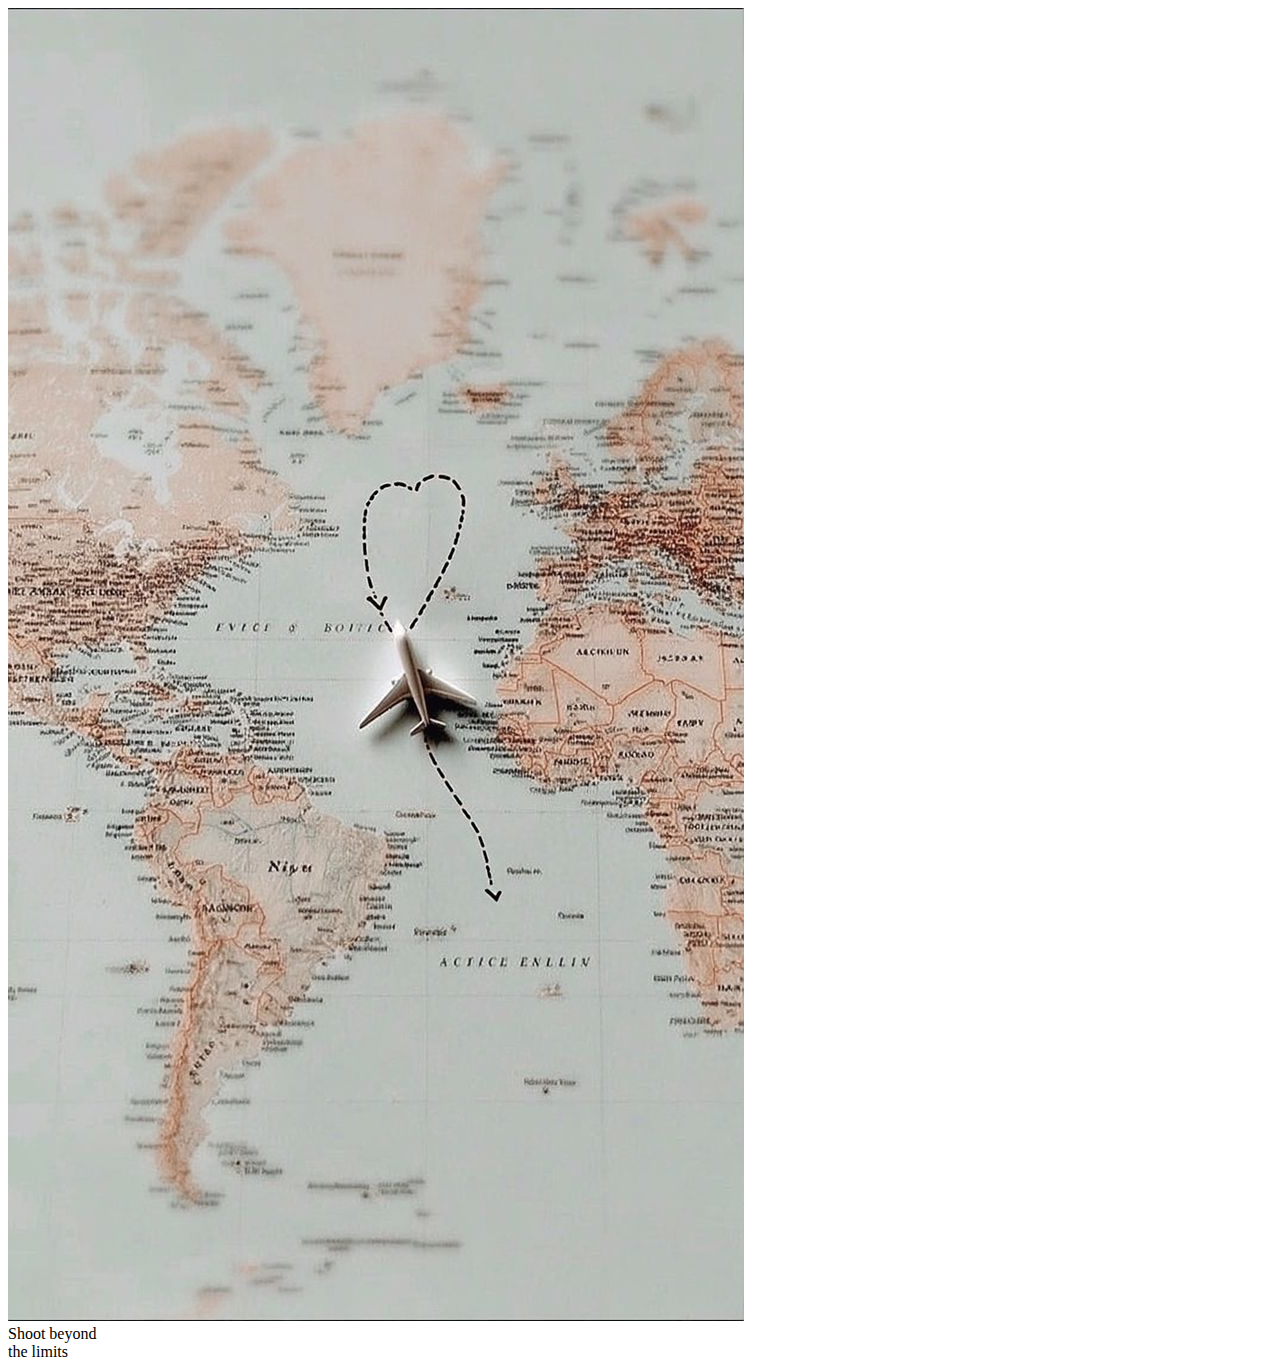
<file: index.html>
<!DOCTYPE html>
<html lang="en">
<head>
    <meta charset="UTF-8">
    <meta name="viewport" content="width=device-width, initial-scale=1.0">
    <title>Inspiration & Blog de Voyage</title>
    <link rel="stylesheet" href="style.css">

</head>
<body>
    <div class="pic">
        <img src="dfc.jpg" alt="backround-image">
         <div id="font">Shoot beyond the limits</div>
        
    </div>
    
</body>
</html>
</file>
<file: style.css>
.pic{
    background-size: 20%;
    width: 100px;
}
.font{
    font-size: large;
    font-family: 'Franklin Gothic Medium', 'Arial Narrow', Arial, sans-serif;
}
</file>
